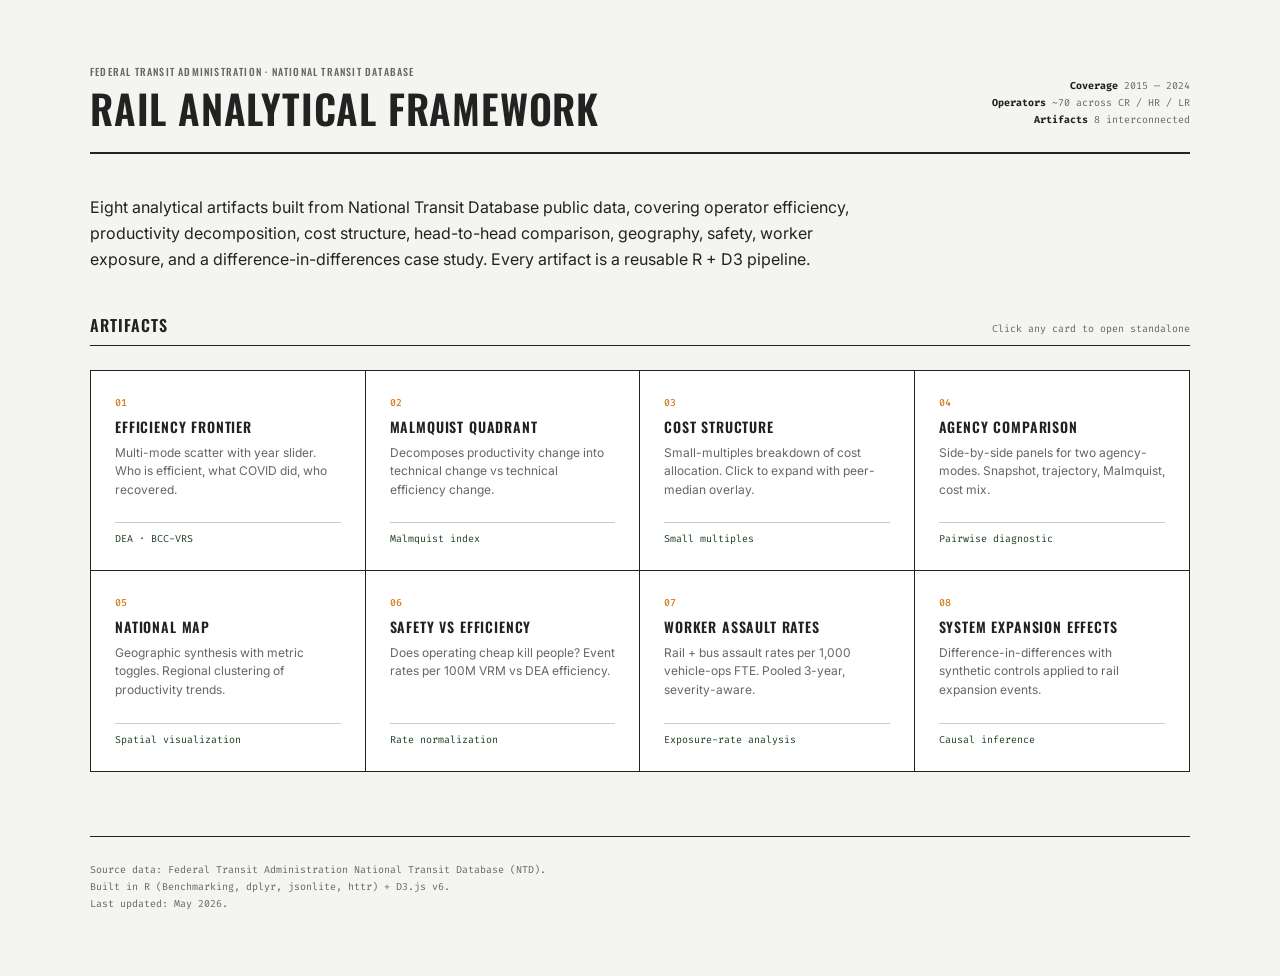
<file: index.html>
<!DOCTYPE html>
<html lang="en">
<head>
<meta charset="UTF-8">
<title>NTD Rail Analytical Framework</title>
<link rel="stylesheet" href="theme.css">
<style>
  /* ---------- LAYOUT ---------- */
  body { padding: var(--space-2xl) 0; }
  main {
    max-width: 1180px;
    margin: 0 auto;
    padding: 0 var(--space-xl);
  }

  /* ---------- MASTHEAD ---------- */
  .masthead {
    border-bottom: 2px solid var(--rule);
    padding-bottom: var(--space-lg);
    margin-bottom: var(--space-xl);
    display: grid;
    grid-template-columns: 1fr auto;
    align-items: end;
    gap: var(--space-lg);
  }
  .masthead h1 {
    font-size: var(--text-2xl);
    line-height: 1.0;
    letter-spacing: 0.02em;
  }
  .masthead .kicker {
    font-family: var(--font-display);
    font-size: var(--text-xs);
    font-weight: 500;
    text-transform: uppercase;
    letter-spacing: var(--tracking-eyebrow);
    color: var(--text-muted);
    margin-bottom: var(--space-sm);
  }
  .masthead .meta {
    text-align: right;
    font-family: var(--font-mono);
    font-size: var(--text-xs);
    color: var(--text-muted);
    line-height: 1.7;
  }
  .masthead .meta strong { color: var(--text); }

  .lede {
    font-size: var(--text-md);
    color: var(--text);
    max-width: 780px;
    margin: 0 0 var(--space-xl);
    line-height: 1.65;
  }

  /* ---------- WALKTHROUGH CTA — primary call to action ---------- */
  .cta {
    display: grid;
    grid-template-columns: 1fr auto;
    align-items: center;
    gap: var(--space-lg);
    background: var(--bg-elevated);
    border: 2px solid var(--primary);
    padding: var(--space-lg) var(--space-xl);
    margin-bottom: var(--space-2xl);
  }
  .cta .cta-label {
    font-family: var(--font-display);
    font-size: var(--text-xs);
    text-transform: uppercase;
    letter-spacing: var(--tracking-eyebrow);
    color: var(--primary);
    margin-bottom: var(--space-xs);
  }
  .cta h2 {
    font-size: var(--text-lg);
    color: var(--primary);
    margin-bottom: var(--space-sm);
  }
  .cta p {
    margin: 0;
    font-size: var(--text-base);
    color: var(--text);
    max-width: 620px;
  }
  .cta a.launch {
    flex-shrink: 0;
    background: var(--primary);
    color: var(--bg);
    text-decoration: none;
    font-family: var(--font-display);
    font-weight: 600;
    text-transform: uppercase;
    letter-spacing: var(--tracking-display);
    font-size: var(--text-base);
    padding: var(--space-md) var(--space-xl);
    border: 2px solid var(--primary);
    transition: background 100ms;
    white-space: nowrap;
  }
  .cta a.launch:hover {
    background: var(--bg);
    color: var(--primary);
  }

  /* ---------- SECTION HEADERS ---------- */
  .section-header {
    display: grid;
    grid-template-columns: auto 1fr;
    align-items: baseline;
    gap: var(--space-md);
    padding-bottom: var(--space-sm);
    border-bottom: 1px solid var(--rule);
    margin: var(--space-xl) 0 var(--space-lg);
  }
  .section-header h2 {
    font-size: var(--text-md);
    letter-spacing: var(--tracking-display);
  }
  .section-header .section-meta {
    font-family: var(--font-mono);
    font-size: var(--text-xs);
    color: var(--text-muted);
    text-align: right;
  }

  /* ---------- ARTIFACT GRID — scorecard layout ---------- */
  .grid {
    display: grid;
    grid-template-columns: repeat(4, 1fr);
    gap: 0;                              /* shared borders, no gap */
    border: 1px solid var(--rule);
  }
  @media (max-width: 1000px) { .grid { grid-template-columns: repeat(2, 1fr); } }
  @media (max-width: 600px)  { .grid { grid-template-columns: 1fr; } }

  .card-link {
    background: var(--bg-elevated);
    padding: var(--space-lg);
    text-decoration: none;
    color: inherit;
    display: flex;
    flex-direction: column;
    border-right: 1px solid var(--rule);
    border-bottom: 1px solid var(--rule);
    min-height: 200px;
    transition: background 80ms;
  }
  .card-link:hover { background: var(--bg-recessed); }
  .grid .card-link:nth-child(4n) { border-right: 0; }
  .grid .card-link:nth-last-child(-n+4) { border-bottom: 0; }
  @media (max-width: 1000px) {
    .grid .card-link { border-right: 1px solid var(--rule); }
    .grid .card-link:nth-child(4n) { border-right: 1px solid var(--rule); }
    .grid .card-link:nth-child(2n) { border-right: 0; }
    .grid .card-link:nth-last-child(-n+2) { border-bottom: 0; }
    .grid .card-link:nth-last-child(-n+4):not(:nth-last-child(-n+2)) { border-bottom: 1px solid var(--rule); }
  }

  .card-link .card-num {
    font-family: var(--font-mono);
    font-size: var(--text-xs);
    color: var(--accent);
    font-weight: 500;
    margin-bottom: var(--space-sm);
  }
  .card-link h3 {
    font-size: var(--text-base);
    line-height: 1.2;
    color: var(--text);
    margin-bottom: var(--space-sm);
  }
  .card-link .card-desc {
    font-size: var(--text-sm);
    color: var(--text-muted);
    line-height: 1.55;
    flex-grow: 1;
  }
  .card-link .method-tag {
    margin-top: var(--space-md);
    font-family: var(--font-mono);
    font-size: var(--text-xs);
    color: var(--primary);
    border-top: 1px solid var(--rule-soft);
    padding-top: var(--space-sm);
  }

  /* ---------- DOCS LIST — simple two-column ---------- */
  .docs {
    display: grid;
    grid-template-columns: 1fr 1fr;
    gap: 0;
    border: 1px solid var(--rule);
  }
  @media (max-width: 600px) { .docs { grid-template-columns: 1fr; } }
  .docs a {
    background: var(--bg-elevated);
    padding: var(--space-lg);
    text-decoration: none;
    color: inherit;
    border-right: 1px solid var(--rule);
    transition: background 80ms;
  }
  .docs a:last-child { border-right: 0; }
  @media (max-width: 600px) {
    .docs a { border-right: 0; border-bottom: 1px solid var(--rule); }
    .docs a:last-child { border-bottom: 0; }
  }
  .docs a:hover { background: var(--bg-recessed); }
  .docs h4 {
    font-size: var(--text-base);
    margin-bottom: var(--space-xs);
  }
  .docs p {
    margin: 0;
    font-size: var(--text-sm);
    color: var(--text-muted);
  }

  /* ---------- FOOTER ---------- */
  footer {
    margin-top: var(--space-2xl);
    padding-top: var(--space-lg);
    border-top: 1px solid var(--rule);
    font-family: var(--font-mono);
    font-size: var(--text-xs);
    color: var(--text-muted);
    line-height: 1.7;
  }
</style>
</head>
<body>

<main>

  <header class="masthead">
    <div>
      <div class="kicker">Federal Transit Administration · National Transit Database</div>
      <h1>Rail Analytical Framework</h1>
    </div>
    <div class="meta">
      <strong>Coverage</strong> 2015 — 2024<br>
      <strong>Operators</strong> ~70 across CR / HR / LR<br>
      <strong>Artifacts</strong> 8 interconnected
    </div>
  </header>

  <p class="lede">
    Eight analytical artifacts built from National Transit Database public data,
    covering operator efficiency, productivity decomposition, cost structure,
    head-to-head comparison, geography, safety, worker exposure, and a
    difference-in-differences case study. Every artifact is a reusable R + D3 pipeline.
  </p>

  <div class="section-header">
    <h2>Artifacts</h2>
    <div class="section-meta">Click any card to open standalone</div>
  </div>

  <div class="grid">
    <a class="card-link" href="Rail_Efficiency_Frontier_Multimode.html">
      <div class="card-num">01</div>
      <h3>Efficiency frontier</h3>
      <div class="card-desc">Multi-mode scatter with year slider. Who is efficient, what COVID did, who recovered.</div>
      <div class="method-tag">DEA · BCC-VRS</div>
    </a>
    <a class="card-link" href="Rail_Malmquist_Decomposition_Multimode.html">
      <div class="card-num">02</div>
      <h3>Malmquist quadrant</h3>
      <div class="card-desc">Decomposes productivity change into technical change vs technical efficiency change.</div>
      <div class="method-tag">Malmquist index</div>
    </a>
    <a class="card-link" href="Rail_Cost_Structure.html">
      <div class="card-num">03</div>
      <h3>Cost structure</h3>
      <div class="card-desc">Small-multiples breakdown of cost allocation. Click to expand with peer-median overlay.</div>
      <div class="method-tag">Small multiples</div>
    </a>
    <a class="card-link" href="Rail_Agency_Comparison.html">
      <div class="card-num">04</div>
      <h3>Agency comparison</h3>
      <div class="card-desc">Side-by-side panels for two agency-modes. Snapshot, trajectory, Malmquist, cost mix.</div>
      <div class="method-tag">Pairwise diagnostic</div>
    </a>
    <a class="card-link" href="Rail_National_Map.html">
      <div class="card-num">05</div>
      <h3>National map</h3>
      <div class="card-desc">Geographic synthesis with metric toggles. Regional clustering of productivity trends.</div>
      <div class="method-tag">Spatial visualization</div>
    </a>
    <a class="card-link" href="Rail_Safety_Efficiency.html">
      <div class="card-num">06</div>
      <h3>Safety vs efficiency</h3>
      <div class="card-desc">Does operating cheap kill people? Event rates per 100M VRM vs DEA efficiency.</div>
      <div class="method-tag">Rate normalization</div>
    </a>
    <a class="card-link" href="Rail_Worker_Assaults.html">
      <div class="card-num">07</div>
      <h3>Worker assault rates</h3>
      <div class="card-desc">Rail + bus assault rates per 1,000 vehicle-ops FTE. Pooled 3-year, severity-aware.</div>
      <div class="method-tag">Exposure-rate analysis</div>
    </a>
    <a class="card-link" href="Rail_System_Expansion.html">
      <div class="card-num">08</div>
      <h3>System expansion effects</h3>
      <div class="card-desc">Difference-in-differences with synthetic controls applied to rail expansion events.</div>
      <div class="method-tag">Causal inference</div>
    </a>
  </div>

  <footer>
    Source data: Federal Transit Administration National Transit Database (NTD).<br>
    Built in R (Benchmarking, dplyr, jsonlite, httr) + D3.js v6.<br>
    Last updated: May 2026.
  </footer>

</main>


</body>
</html>
</file>
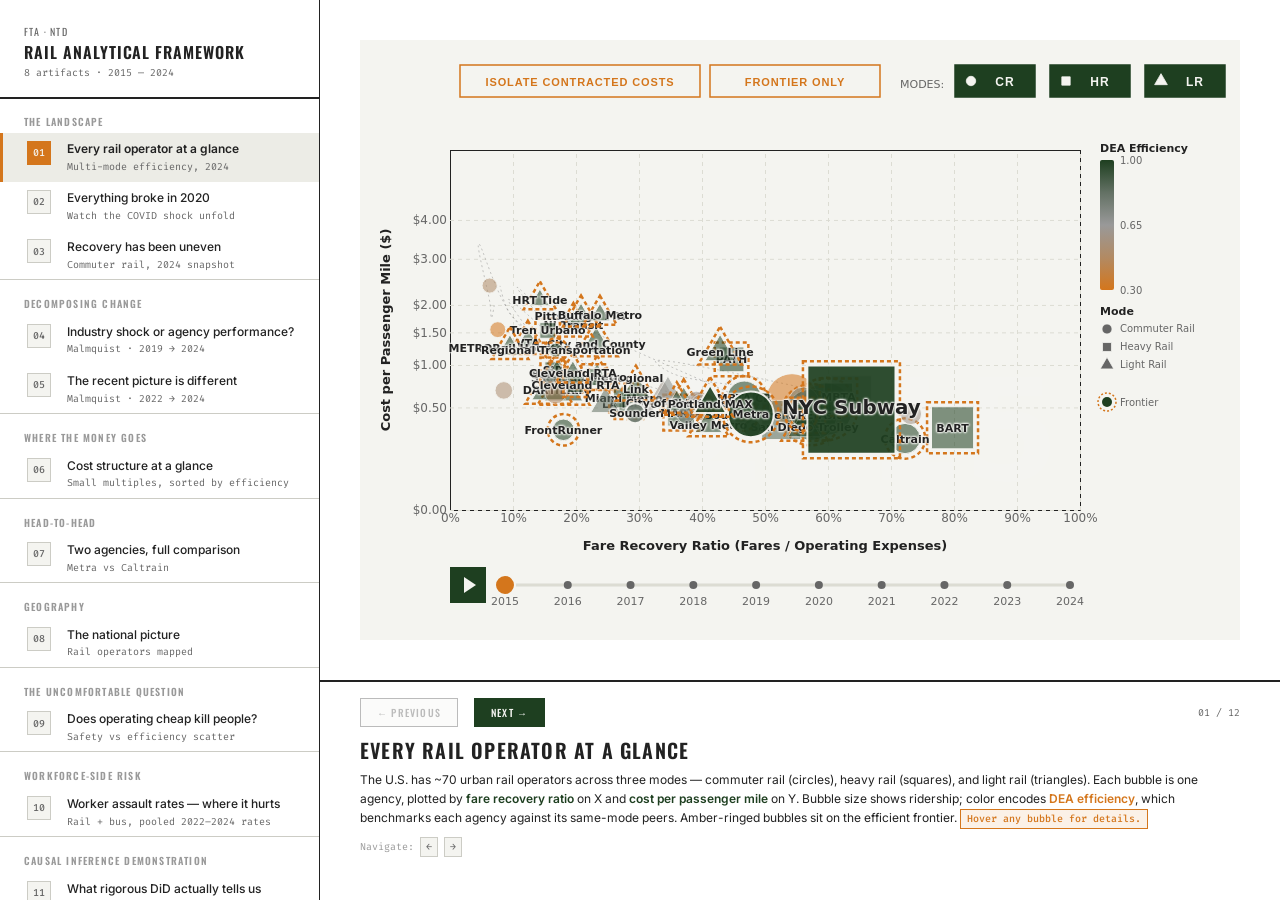
<file: Rail_Walkthrough.html>
<!DOCTYPE html>
<html lang="en">
<head>
<meta charset="UTF-8">
<title>NTD Rail Analysis — Walkthrough</title>
<link rel="stylesheet" href="theme.css">
<style>
  html, body { height: 100%; overflow: hidden; }

  #layout {
    display: grid;
    grid-template-columns: 320px 1fr;
    grid-template-rows: 1fr 220px;
    height: 100vh; width: 100vw;
  }

  /* ---------- SIDEBAR ---------- */
  #sidebar {
    grid-row: 1 / 3; grid-column: 1;
    background: var(--bg-elevated);
    border-right: 1px solid var(--rule);
    display: flex; flex-direction: column;
    overflow-y: auto;
  }
  #brand {
    padding: var(--space-lg) var(--space-lg) var(--space-md);
    border-bottom: 2px solid var(--rule);
  }
  #brand .kicker {
    font-family: var(--font-display);
    font-size: var(--text-xs);
    text-transform: uppercase;
    letter-spacing: var(--tracking-eyebrow);
    color: var(--text-muted);
    margin-bottom: var(--space-xs);
  }
  #brand h1 {
    font-size: var(--text-md);
    line-height: 1.1;
    margin-bottom: var(--space-xs);
  }
  #brand .subtitle {
    font-family: var(--font-mono);
    font-size: var(--text-xs);
    color: var(--text-muted);
  }

  .chapter-label {
    font-family: var(--font-display);
    font-size: var(--text-xs);
    font-weight: 600;
    letter-spacing: var(--tracking-eyebrow);
    text-transform: uppercase;
    color: var(--text-faint);
    padding: var(--space-md) var(--space-lg) var(--space-xs);
    border-top: 1px solid var(--rule-soft);
    margin-top: -1px;  /* collapses with previous border */
  }
  .chapter-label:first-of-type { border-top: 0; }

  .stop {
    cursor: pointer;
    padding: var(--space-sm) var(--space-lg);
    display: flex; align-items: flex-start; gap: var(--space-md);
    border-left: 3px solid transparent;
    transition: background 80ms;
  }
  .stop:hover { background: var(--bg-recessed); }
  .stop.active {
    background: var(--bg-recessed);
    border-left-color: var(--accent);
  }
  .stop-number {
    flex-shrink: 0;
    width: 24px; height: 24px;
    background: var(--bg);
    color: var(--text-muted);
    display: flex; align-items: center; justify-content: center;
    font-family: var(--font-mono);
    font-size: var(--text-xs);
    font-weight: 500;
    border: 1px solid var(--rule-soft);
  }
  .stop.active .stop-number {
    background: var(--accent);
    color: var(--bg);
    border-color: var(--accent);
  }
  .stop.visited .stop-number {
    background: var(--primary);
    color: var(--bg);
    border-color: var(--primary);
  }
  .stop-body .stop-title {
    font-size: var(--text-sm);
    font-weight: 500;
    line-height: 1.3;
    color: var(--text);
  }
  .stop.active .stop-title { font-weight: 600; }
  .stop-body .stop-sub {
    font-family: var(--font-mono);
    font-size: var(--text-xs);
    color: var(--text-muted);
    margin-top: 2px;
  }

  #sidebar-footer {
    margin-top: auto;
    padding: var(--space-md) var(--space-lg);
    border-top: 1px solid var(--rule);
    font-family: var(--font-mono);
    font-size: var(--text-xs);
    color: var(--text-muted);
    line-height: 1.7;
  }

  /* ---------- CHART AREA ---------- */
  #chart-area {
    grid-row: 1; grid-column: 2;
    position: relative;
    background: var(--bg);
  }
  #chart-iframe {
    width: 100%; height: 100%;
    border: none;
    background: var(--bg);
  }
  #chart-loading {
    position: absolute;
    inset: 0;
    display: none;
    align-items: center; justify-content: center;
    color: var(--text-muted);
    font-family: var(--font-mono);
    font-size: var(--text-sm);
    background: rgba(244,244,240,0.7);
  }

  /* ---------- NARRATIVE ---------- */
  #narrative {
    grid-row: 2; grid-column: 2;
    background: var(--bg-elevated);
    border-top: 2px solid var(--rule);
    padding: var(--space-md) var(--space-xl);
    display: flex; flex-direction: column;
    overflow-y: auto;
  }
  #nav-controls {
    display: flex; align-items: center;
    gap: var(--space-md);
    margin-bottom: var(--space-sm);
  }
  .nav-btn {
    background: var(--bg);
    color: var(--text);
    border: 1px solid var(--rule);
    padding: 6px var(--space-md);
    font-family: var(--font-display);
    font-size: var(--text-xs);
    font-weight: 500;
    text-transform: uppercase;
    letter-spacing: var(--tracking-eyebrow);
    cursor: pointer;
    transition: background 80ms;
  }
  .nav-btn:hover:not(:disabled) {
    background: var(--text);
    color: var(--bg);
  }
  .nav-btn.primary {
    background: var(--primary);
    color: var(--bg);
    border-color: var(--primary);
  }
  .nav-btn.primary:hover:not(:disabled) {
    background: var(--primary-soft);
    border-color: var(--primary-soft);
  }
  .nav-btn:disabled { opacity: 0.3; cursor: not-allowed; }
  #stop-indicator {
    margin-left: auto;
    font-family: var(--font-mono);
    font-size: var(--text-xs);
    color: var(--text-muted);
  }

  #narrative-title {
    font-size: var(--text-lg);
    margin-bottom: var(--space-xs);
  }
  #narrative-text {
    font-size: var(--text-sm);
    color: var(--text);
    line-height: 1.6;
    max-width: 880px;
  }
  #narrative-text strong {
    color: var(--primary);
    font-weight: 600;
  }
  #narrative-text em {
    color: var(--accent);
    font-style: normal;
    font-weight: 600;
  }
  #narrative-text .prompt {
    display: inline-block;
    padding: 1px 6px;
    background: var(--accent-tint);
    border: 1px solid var(--accent);
    color: var(--accent);
    font-family: var(--font-mono);
    font-size: var(--text-xs);
    font-weight: 500;
    white-space: nowrap;
  }

  .kbd-hint {
    margin-top: var(--space-sm);
    font-family: var(--font-mono);
    font-size: var(--text-xs);
    color: var(--text-faint);
  }
  .kbd {
    display: inline-block;
    padding: 1px 5px;
    background: var(--bg);
    border: 1px solid var(--rule-soft);
    color: var(--text-muted);
  }
</style>
</head>
<body>

<div id="layout">
  <nav id="sidebar">
    <div id="brand">
      <div class="kicker">FTA · NTD</div>
      <h1>Rail Analytical Framework</h1>
      <div class="subtitle">8 artifacts · 2015 — 2024</div>
    </div>
    <div id="stops-list"></div>
    <div id="sidebar-footer">
      Data: National Transit Database<br>
      Methodology in accompanying doc
    </div>
  </nav>

  <div id="chart-area">
    <iframe id="chart-iframe"></iframe>
    <div id="chart-loading">Loading…</div>
  </div>

  <aside id="narrative">
    <div id="nav-controls">
      <button id="prev-btn" class="nav-btn">← Previous</button>
      <button id="next-btn" class="nav-btn primary">Next →</button>
      <span id="stop-indicator">1 of 12</span>
    </div>
    <h2 id="narrative-title"></h2>
    <div id="narrative-text"></div>
    <div class="kbd-hint">Navigate: <span class="kbd">←</span> <span class="kbd">→</span></div>
  </aside>
</div>

<script>
const W = {
  SCATTER:      "Rail_Efficiency_Frontier_Multimode.html",
  MALMQUIST:    "Rail_Malmquist_Decomposition_Multimode.html",
  COST:         "Rail_Cost_Structure.html",
  COMPARE:      "Rail_Agency_Comparison.html",
  MAP:          "Rail_National_Map.html",
  SAFETY:       "Rail_Safety_Efficiency.html",
  ASSAULTS:     "Rail_Worker_Assaults.html",
  EXPANSION:    "Rail_System_Expansion.html"
};

const STOPS = [
  {
    chapter:  "The landscape",
    title:    "Every rail operator at a glance",
    subtitle: "Multi-mode efficiency, 2024",
    widget:   W.SCATTER,
    hash:     "year=2024&modes=CR,HR,LR",
    narrative:
      "The U.S. has ~70 urban rail operators across three modes — commuter rail (circles), heavy " +
      "rail (squares), and light rail (triangles). Each bubble is one agency, plotted by " +
      "<strong>fare recovery ratio</strong> on X and <strong>cost per passenger mile</strong> on Y. " +
      "Bubble size shows ridership; color encodes <em>DEA efficiency</em>, which benchmarks each " +
      "agency against its same-mode peers. Amber-ringed bubbles sit on the efficient frontier. " +
      "<span class='prompt'>Hover any bubble for details.</span>"
  },
  {
    chapter:  "The landscape",
    title:    "Everything broke in 2020",
    subtitle: "Watch the COVID shock unfold",
    widget:   W.SCATTER,
    hash:     "year=2019&modes=CR,HR,LR",
    narrative:
      "We're at 2019. <span class='prompt'>Press play</span> in the chart and watch through 2021. " +
      "Ridership collapsed far faster than agencies could cut costs, so cost per passenger mile " +
      "explodes upward and fare recovery falls off a cliff. This isn't a few outliers; every " +
      "operator shifts simultaneously. The scale of the visual jump is the pandemic shock, " +
      "rendered literally. Any analysis spanning 2019–2022 must handle this shock explicitly " +
      "rather than treat those years as business-as-usual."
  },
  {
    chapter:  "The landscape",
    title:    "Recovery has been uneven",
    subtitle: "Commuter rail, 2024 snapshot",
    widget:   W.SCATTER,
    hash:     "year=2024&modes=CR",
    narrative:
      "Filtered to commuter rail and jumped to 2024. Some agencies have climbed back to " +
      "pre-pandemic efficiency; others have not. Compare <strong>Metra</strong> and " +
      "<strong>Caltrain</strong>: structurally similar commuter systems in dense metros, but " +
      "Metra's blue-collar Loop ridership recovered while Caltrain's tech-commuter base did not. " +
      "<em>Same methodology, entirely different outcomes</em> — the kind of finding an " +
      "individual-level benchmarking framework is built to surface."
  },
  {
    chapter:  "Decomposing change",
    title:    "Industry shock or agency performance?",
    subtitle: "Malmquist · 2019 → 2024",
    widget:   W.MALMQUIST,
    hash:     "pair=full&modes=CR,HR,LR",
    narrative:
      "The Malmquist productivity index decomposes each agency's productivity change into two " +
      "forces: <strong>TC</strong> (technical change — did the whole frontier move?) on X, and " +
      "<strong>TEC</strong> (technical efficiency change — did this agency move relative to peers?) " +
      "on Y. Over 2019→2024, most operators sit in the <em>left half</em> — the frontier itself " +
      "contracted. The most interesting stories are <em>top-left</em>: agencies that gained ground " +
      "even while the industry was shrinking."
  },
  {
    chapter:  "Decomposing change",
    title:    "The recent picture is different",
    subtitle: "Malmquist · 2022 → 2024",
    widget:   W.MALMQUIST,
    hash:     "pair=recent&modes=CR,HR,LR",
    narrative:
      "Switch to the 2022→2024 pair — the recovery window. The frontier is moving again (the " +
      "right half is now populated). But not everyone came along. <strong>Top-right</strong> " +
      "agencies are riding the recovery; <strong>bottom-right</strong> are <em>wasting</em> it — " +
      "industry tailwinds exist but the agency is falling behind peers. That's the diagnostically " +
      "useful quadrant: tailwind plus underperformance is a management problem, not an " +
      "environmental one."
  },
  {
    chapter:  "Where the money goes",
    title:    "Cost structure at a glance",
    subtitle: "Small multiples, sorted by efficiency",
    widget:   W.COST,
    hash:     "viewMode=percent&sort=efficiency&modes=CR,HR,LR",
    narrative:
      "Each card is one agency-mode. The stacked bar breaks operating cost into <strong>Vehicle " +
      "Operations</strong>, <strong>Vehicle Maintenance</strong>, <strong>Facility Maintenance</strong>, " +
      "<strong>General Administration</strong>, and any unallocated remainder. Sorted by DEA " +
      "efficiency so the frontier operators sit at the top. <span class='prompt'>Click any card " +
      "to expand</span> with peer-median overlay. The point isn't that efficient operators spend " +
      "less — it's that their allocation mix tends to be stable, whereas struggling operators " +
      "often have unusual concentrations in one category."
  },
  {
    chapter:  "Head-to-head",
    title:    "Two agencies, full comparison",
    subtitle: "Metra vs Caltrain",
    widget:   W.COMPARE,
    hash:     "left=Metra&right=Caltrain",
    narrative:
      "Both are commuter rail, both serve dense metros, both have ~30-year operating histories. " +
      "Side-by-side you can see how differently they've navigated the same decade. " +
      "<strong>Operational snapshot</strong> (top): who serves more riders per dollar. " +
      "<strong>Efficiency trajectory</strong> (middle): how each moved through the COVID shock and " +
      "recovery. <strong>Malmquist mini-quadrant</strong>: productivity decomposition for both. " +
      "<strong>Cost structure stacked area</strong> (bottom): how spending allocation shifted " +
      "over time. <span class='prompt'>Change either dropdown</span> to make any comparison " +
      "across the 65 agency-modes."
  },
  {
    chapter:  "Geography",
    title:    "The national picture",
    subtitle: "Rail operators mapped",
    widget:   W.MAP,
    hash:     "metric=malmquist",
    narrative:
      "Every rail operator positioned geographically. Dot color encodes Malmquist total factor " +
      "productivity change — the full 2019→2024 arc. Amber operators lost productivity; green " +
      "gained. Toggle the metric to switch to <strong>DEA efficiency</strong> (who's on the " +
      "frontier) or <strong>safety rate</strong> (incidents per revenue-mile). Geographic " +
      "clustering tells you something regional factors matter — Sunbelt systems behaved very " +
      "differently from Northeast systems over this period, and the map surfaces that without " +
      "any statistical test."
  },
  {
    chapter:  "The uncomfortable question",
    title:    "Does operating cheap kill people?",
    subtitle: "Safety vs efficiency scatter",
    widget:   W.SAFETY,
    hash:     "",
    narrative:
      "Safety events per 100M vehicle-revenue-miles (FTA's standard denominator) plotted against " +
      "DEA efficiency on the X axis. Post–Part 674 reporting (2018+) only, to ensure consistent " +
      "event definitions. The four quadrants are labeled: <em>low-cost and safe</em> is the " +
      "headline quadrant — operators proving efficiency and safety aren't trade-offs. " +
      "<em>High-cost and unsafe</em> is the serious problem quadrant — high spending without the " +
      "safety returns that spending should buy. Specific event categories can be isolated to ask " +
      "targeted questions like \"which operators have disproportionate collisions vs security " +
      "events.\""
  },
  {
    chapter:  "Workforce-side risk",
    title:    "Worker assault rates — where it hurts",
    subtitle: "Rail + bus, pooled 2022–2024 rates",
    widget:   W.ASSAULTS,
    hash:     "",
    narrative:
      "Separate from rider safety: how unsafe is operating transit as a job? The trend panel " +
      "shows national assault event counts 2018–2024 — physical (amber) and non-physical " +
      "(desaturated) stack. The rate panel shows per-operator assault rates normalized by " +
      "vehicle-operations FTE. <span class='prompt'>Toggle mode to Bus</span> and the scale " +
      "changes — bus has ~10× more absolute events than rail because bus has ~10× more frontline " +
      "workers. Per-worker rates are more comparable. <span class='prompt'>Click any agency</span> " +
      "to filter the trend panel to just that agency's trajectory."
  },
  {
    chapter:  "Causal inference demonstration",
    title:    "What rigorous DiD actually tells us",
    subtitle: "System expansion effects · honest null result",
    widget:   W.EXPANSION,
    hash:     "",
    narrative:
      "Difference-in-differences with synthetic controls — the modern standard for causal " +
      "inference from observational data. We identified 7 rail expansion events in 2017–2024 " +
      "with sufficient pre/post data, constructed synthetic controls for each, and measured the " +
      "DiD effect on DEA efficiency at T+2. The finding is <em>honestly null</em>: per-event " +
      "effects range from −0.38 (BART) to +0.50 (Denver RTD), and the aggregate is statistically " +
      "indistinguishable from zero. Why include this artifact at all? Because the right answer " +
      "to a causal question is sometimes \"the data doesn't support the inference,\" and showing " +
      "that clearly — rather than overclaiming — is what distinguishes rigorous work."
  },
  {
    chapter:  "Wrap",
    title:    "What you've just seen",
    subtitle: "Summary of analytical capabilities",
    widget:   W.SCATTER,
    hash:     "year=2024&modes=CR,HR,LR",
    narrative:
      "Eight artifacts, built from a single public data source, exercising different analytical " +
      "techniques: <strong>DEA frontier estimation</strong> with mode-specific benchmarking, " +
      "<strong>Malmquist decomposition</strong> of productivity change, <strong>cost structure " +
      "analysis</strong> with small-multiples, <strong>head-to-head comparison</strong>, " +
      "<strong>geographic synthesis</strong>, <strong>safety-efficiency trade-off analysis</strong>, " +
      "<strong>worker-assault exposure rates</strong>, and <strong>difference-in-differences " +
      "causal inference</strong> with synthetic controls. Every artifact is a reusable pipeline — " +
      "R + D3 — and each methodology is documented to survive quant cross-examination."
  }
];

let currentIdx = 0;
const visited = new Set();

const stopsList = document.getElementById("stops-list");
let lastChapter = null;
STOPS.forEach((stop, i) => {
  if (stop.chapter !== lastChapter) {
    const label = document.createElement("div");
    label.className = "chapter-label";
    label.textContent = stop.chapter;
    stopsList.appendChild(label);
    lastChapter = stop.chapter;
  }
  const el = document.createElement("div");
  el.className = "stop";
  el.dataset.idx = i;
  el.innerHTML = `
    <div class="stop-number">${String(i + 1).padStart(2, '0')}</div>
    <div class="stop-body">
      <div class="stop-title">${stop.title}</div>
      <div class="stop-sub">${stop.subtitle}</div>
    </div>`;
  el.addEventListener("click", () => navigateTo(i));
  stopsList.appendChild(el);
});

const iframe    = document.getElementById("chart-iframe");
const loading   = document.getElementById("chart-loading");
const titleEl   = document.getElementById("narrative-title");
const textEl    = document.getElementById("narrative-text");
const indicator = document.getElementById("stop-indicator");
const prevBtn   = document.getElementById("prev-btn");
const nextBtn   = document.getElementById("next-btn");

function navigateTo(idx) {
  if (idx < 0 || idx >= STOPS.length) return;
  currentIdx = idx;
  visited.add(idx);
  const stop = STOPS[idx];

  document.querySelectorAll(".stop").forEach((el, i) => {
    el.classList.toggle("active", i === idx);
    el.classList.toggle("visited", visited.has(i) && i !== idx);
  });

  const src = stop.widget + (stop.hash ? "#" + stop.hash : "");
  if (iframe.src.endsWith(src) === false) {
    loading.style.display = "flex";
    iframe.src = src;
    iframe.onload = () => { loading.style.display = "none"; };
  }

  titleEl.textContent = stop.title;
  textEl.innerHTML    = stop.narrative;
  indicator.textContent = `${String(idx + 1).padStart(2, '0')} / ${String(STOPS.length).padStart(2, '0')}`;
  prevBtn.disabled = (idx === 0);
  nextBtn.disabled = (idx === STOPS.length - 1);
}

prevBtn.addEventListener("click", () => navigateTo(currentIdx - 1));
nextBtn.addEventListener("click", () => navigateTo(currentIdx + 1));

window.addEventListener("keydown", (e) => {
  if (e.target.tagName === "INPUT" || e.target.tagName === "TEXTAREA") return;
  if (e.key === "ArrowLeft")  { prevBtn.click(); e.preventDefault(); }
  if (e.key === "ArrowRight") { nextBtn.click(); e.preventDefault(); }
});

navigateTo(0);
</script>

</body>
</html>
</file>
<file: theme.css>
/* ============================================================================
 * NTD Rail Analytical Framework — Design Tokens
 * ----------------------------------------------------------------------------
 * Single source of truth for theme. Imported from every HTML file.
 * Edit values here to propagate across all artifacts and wrappers.
 * ============================================================================ */

@import url('https://fonts.googleapis.com/css2?family=Oswald:wght@400;500;600;700&family=Inter:wght@400;500;600;700&family=Fira+Code:wght@400;500&display=swap');

:root {
  /* --- COLORS (60 / 30 / 10 palette) ------------------------------------- */
  --bg:               #F4F4F0;   /* 60% — off-white, primary surface */
  --bg-elevated:      #FFFFFF;   /* paper-white for elevated cards */
  --bg-recessed:      #ECECE6;   /* slightly recessed for subtle separation */

  --primary:          #1E3F20;   /* 30% — deep green, structure & data */
  --primary-soft:     #2A5530;   /* lighter green for hover states */
  --primary-tint:     rgba(30,63,32,0.08);  /* very faint fill */

  --accent:           #D4761C;   /* 10% — amber, highlights & anomalies */
  --accent-soft:      #E89545;   /* lighter amber for hover */
  --accent-tint:      rgba(212,118,28,0.10);

  --text:             #222222;   /* charcoal, body */
  --text-muted:       #666666;   /* mid-gray, secondary text */
  --text-faint:       #999999;   /* very faint, captions */

  --rule:             #222222;   /* charcoal, 1px borders */
  --tooltip-bg:       #2A2A2A;   /* softened tooltip background */
  --tooltip-fg:       #E8E5DD;   /* softened tooltip foreground */
  --rule-soft:        #CCCCC5;   /* light separator */
  --grid:             #DCDCD3;   /* axis grid lines */

  /* Semantic colors for charts — derived from the palette */
  --positive:         #1E3F20;   /* green for positive values, on-frontier */
  --negative:         #D4761C;   /* amber for negative / anomaly */
  --neutral:          #666666;
  --treated:          #D4761C;   /* expansion analysis */
  --synthetic:        #1E3F20;   /* counterfactual */
  --pandemic:         #999999;   /* faded for confounded events */

  /* Mode encoding for rail/bus split */
  --mode-rail:        #1E3F20;
  --mode-bus:         #D4761C;

  /* Severity encoding for safety / assault */
  --severity-physical:    #D4761C;
  --severity-nonphysical: #C9B070;  /* desaturated amber for less-severe */

  /* --- TYPOGRAPHY -------------------------------------------------------- */
  --font-display: 'Oswald', 'Trade Gothic Condensed', 'Helvetica Neue Condensed', sans-serif;
  --font-body:    'Inter', -apple-system, 'Segoe UI', Roboto, sans-serif;
  --font-mono:    'Fira Code', ui-monospace, Menlo, Monaco, monospace;

  /* Type sizes — 14px base, modest scale */
  --text-xs:   10px;
  --text-sm:   12px;
  --text-base: 14px;
  --text-md:   16px;
  --text-lg:   20px;
  --text-xl:   28px;
  --text-2xl:  40px;

  /* Letter-spacing for display type — Oswald reads tight by default,
     adding tracking for all-caps display use */
  --tracking-display: 0.06em;
  --tracking-eyebrow: 0.12em;

  /* --- SPACING & LAYOUT ------------------------------------------------- */
  --space-xs:  4px;
  --space-sm:  8px;
  --space-md:  16px;
  --space-lg:  24px;
  --space-xl:  40px;
  --space-2xl: 64px;

  --radius-sm: 2px;   /* crisp edges, almost square */
  --radius-md: 3px;

  --border-width: 1px;
}

/* ============================================================================
 * BASE RESET — opinionated defaults so individual components don't repeat
 * ============================================================================ */

* { box-sizing: border-box; }

html, body {
  margin: 0; padding: 0;
  background: var(--bg);
  color: var(--text);
  font-family: var(--font-body);
  font-size: var(--text-base);
  line-height: 1.55;
  -webkit-font-smoothing: antialiased;
  -moz-osx-font-smoothing: grayscale;
}

/* Display headings — Oswald, all-caps, tight tracking */
h1, h2, h3, h4 {
  font-family: var(--font-display);
  font-weight: 600;
  text-transform: uppercase;
  letter-spacing: var(--tracking-display);
  color: var(--text);
  margin: 0;
}

/* Code & numbers — Fira Code */
code, pre, .mono, .num {
  font-family: var(--font-mono);
  font-feature-settings: "tnum" 1, "zero" 1;
}

/* Tabular numbers everywhere they're used in data — also via class */
.tabular { font-variant-numeric: tabular-nums; font-family: var(--font-mono); }

/* Horizontal rule — full charcoal, no soft gray default */
hr {
  border: 0;
  border-top: var(--border-width) solid var(--rule);
  margin: var(--space-lg) 0;
}

/* Eyebrow / kicker label pattern — small uppercase tracking */
.eyebrow {
  font-family: var(--font-display);
  font-size: var(--text-xs);
  font-weight: 500;
  text-transform: uppercase;
  letter-spacing: var(--tracking-eyebrow);
  color: var(--text-muted);
}

/* Card — used everywhere for scorecard layout */
.card {
  background: var(--bg-elevated);
  border: var(--border-width) solid var(--rule);
  border-radius: var(--radius-sm);
  padding: var(--space-lg);
}
</file>
